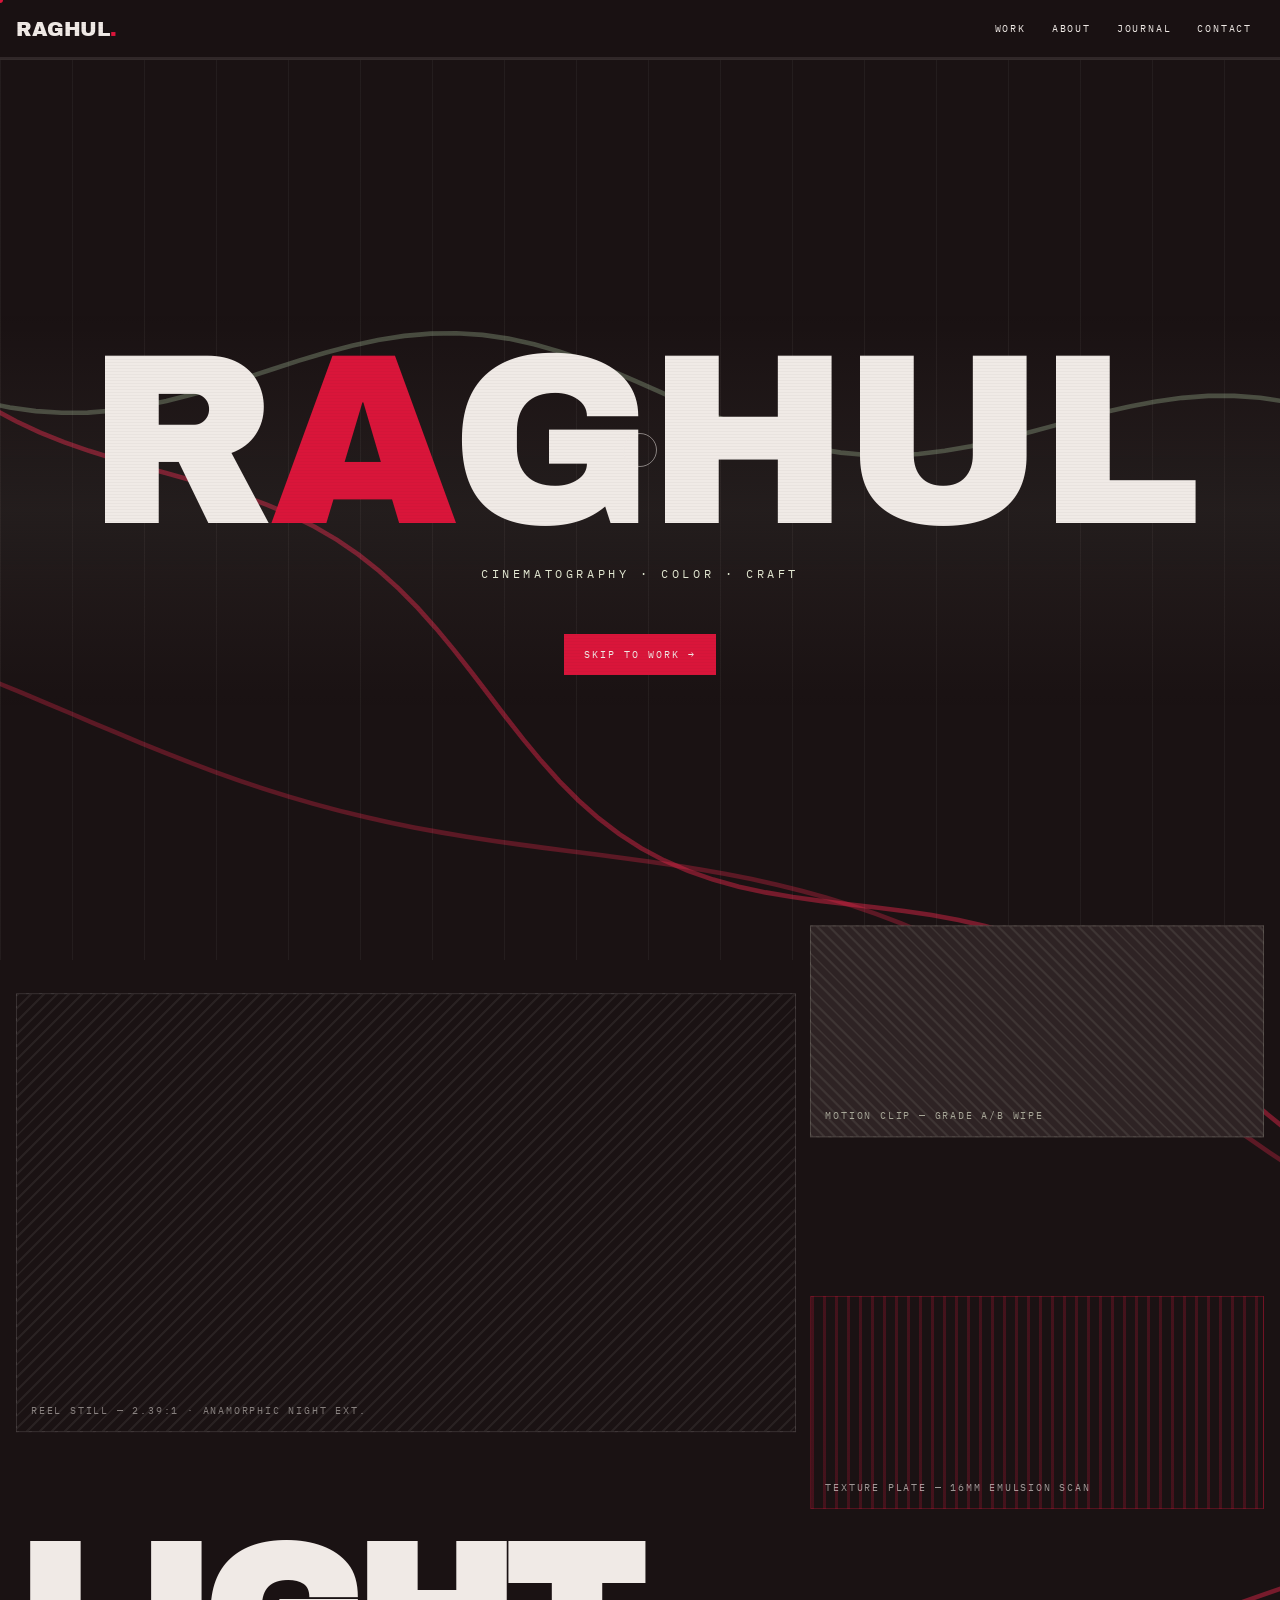
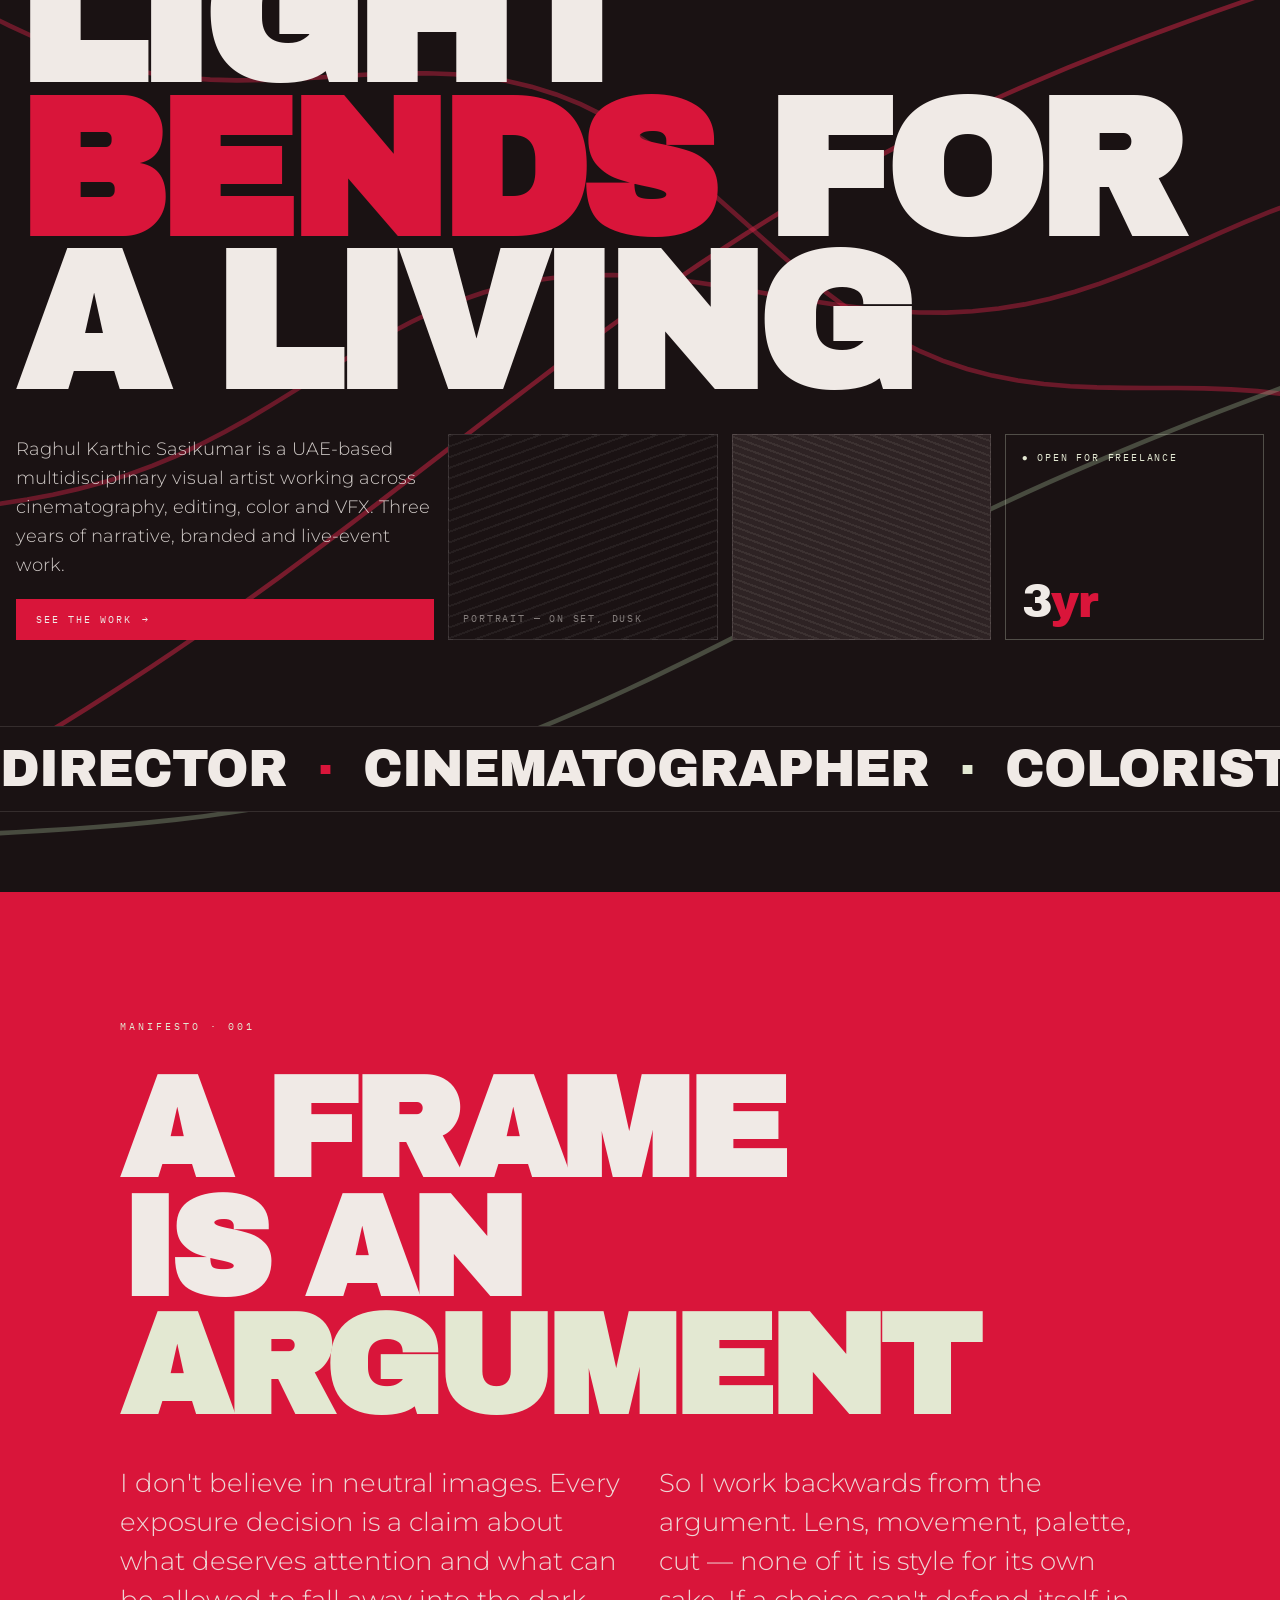
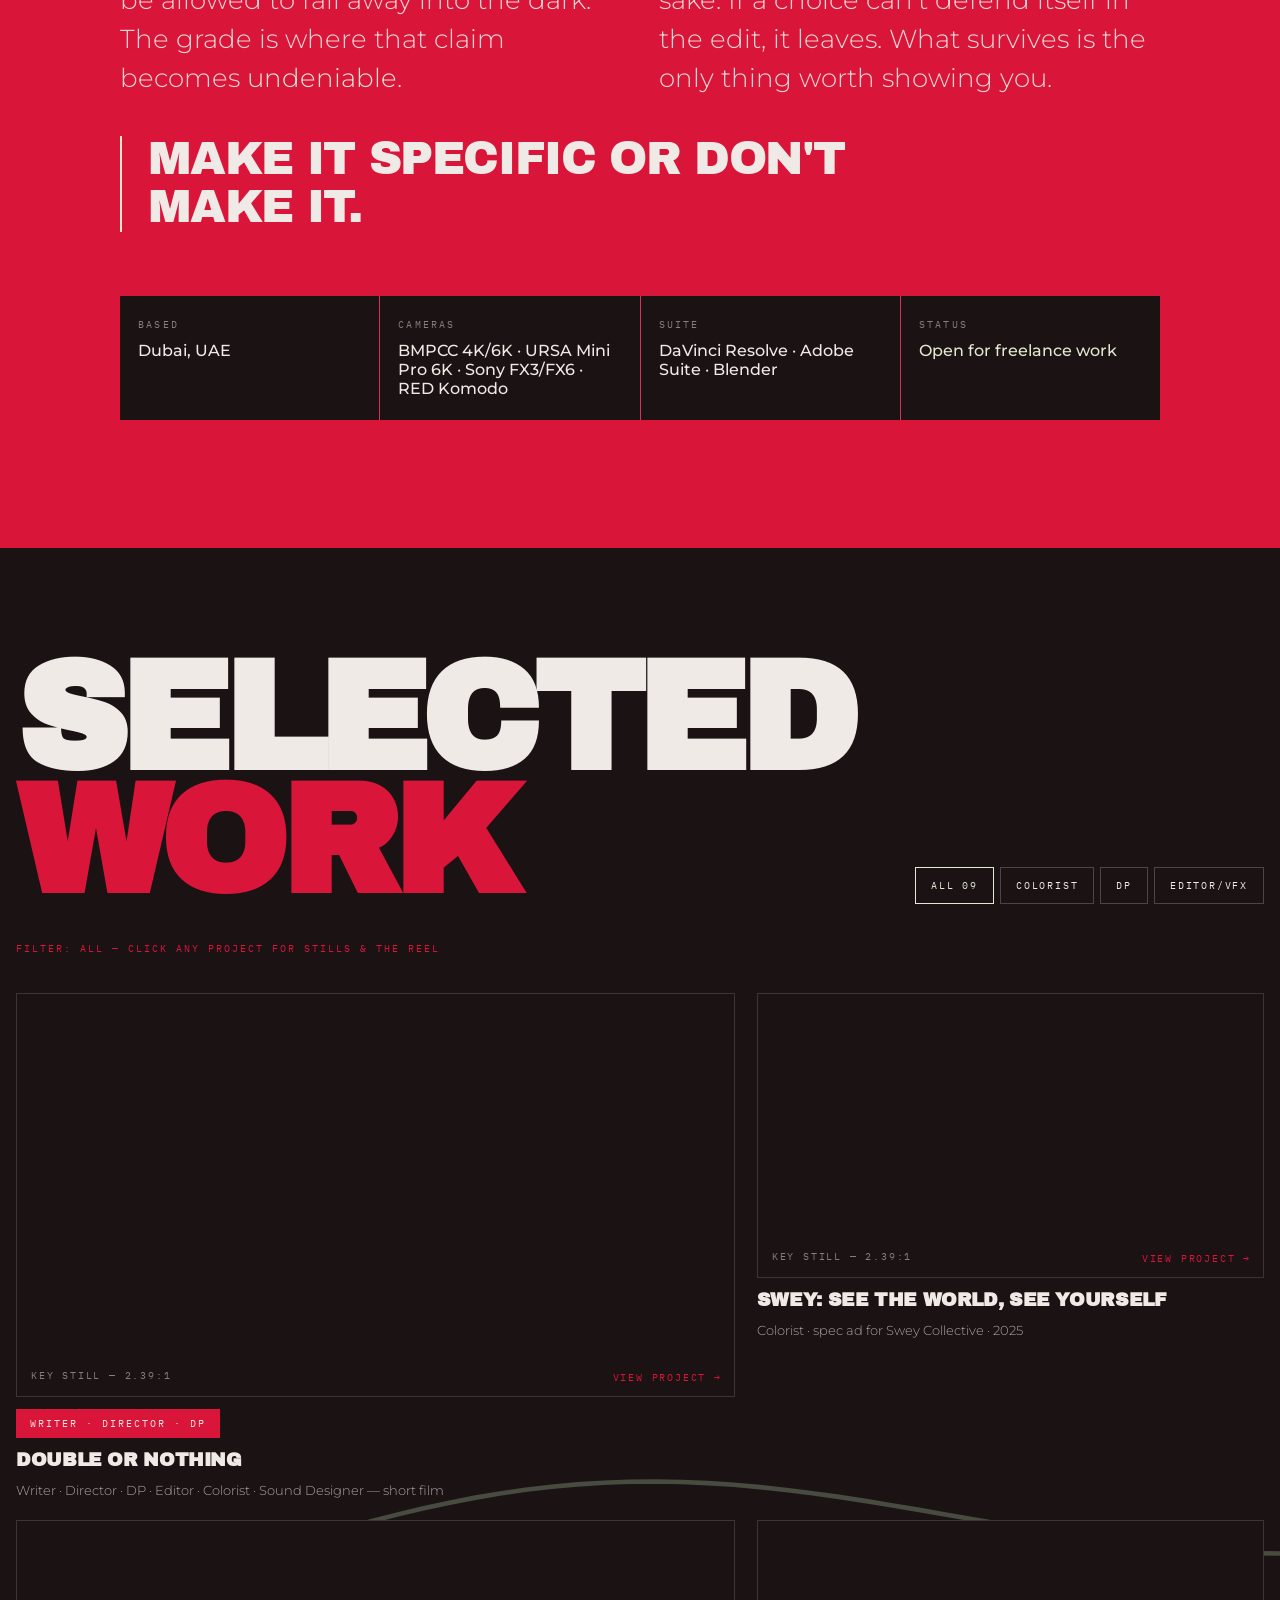
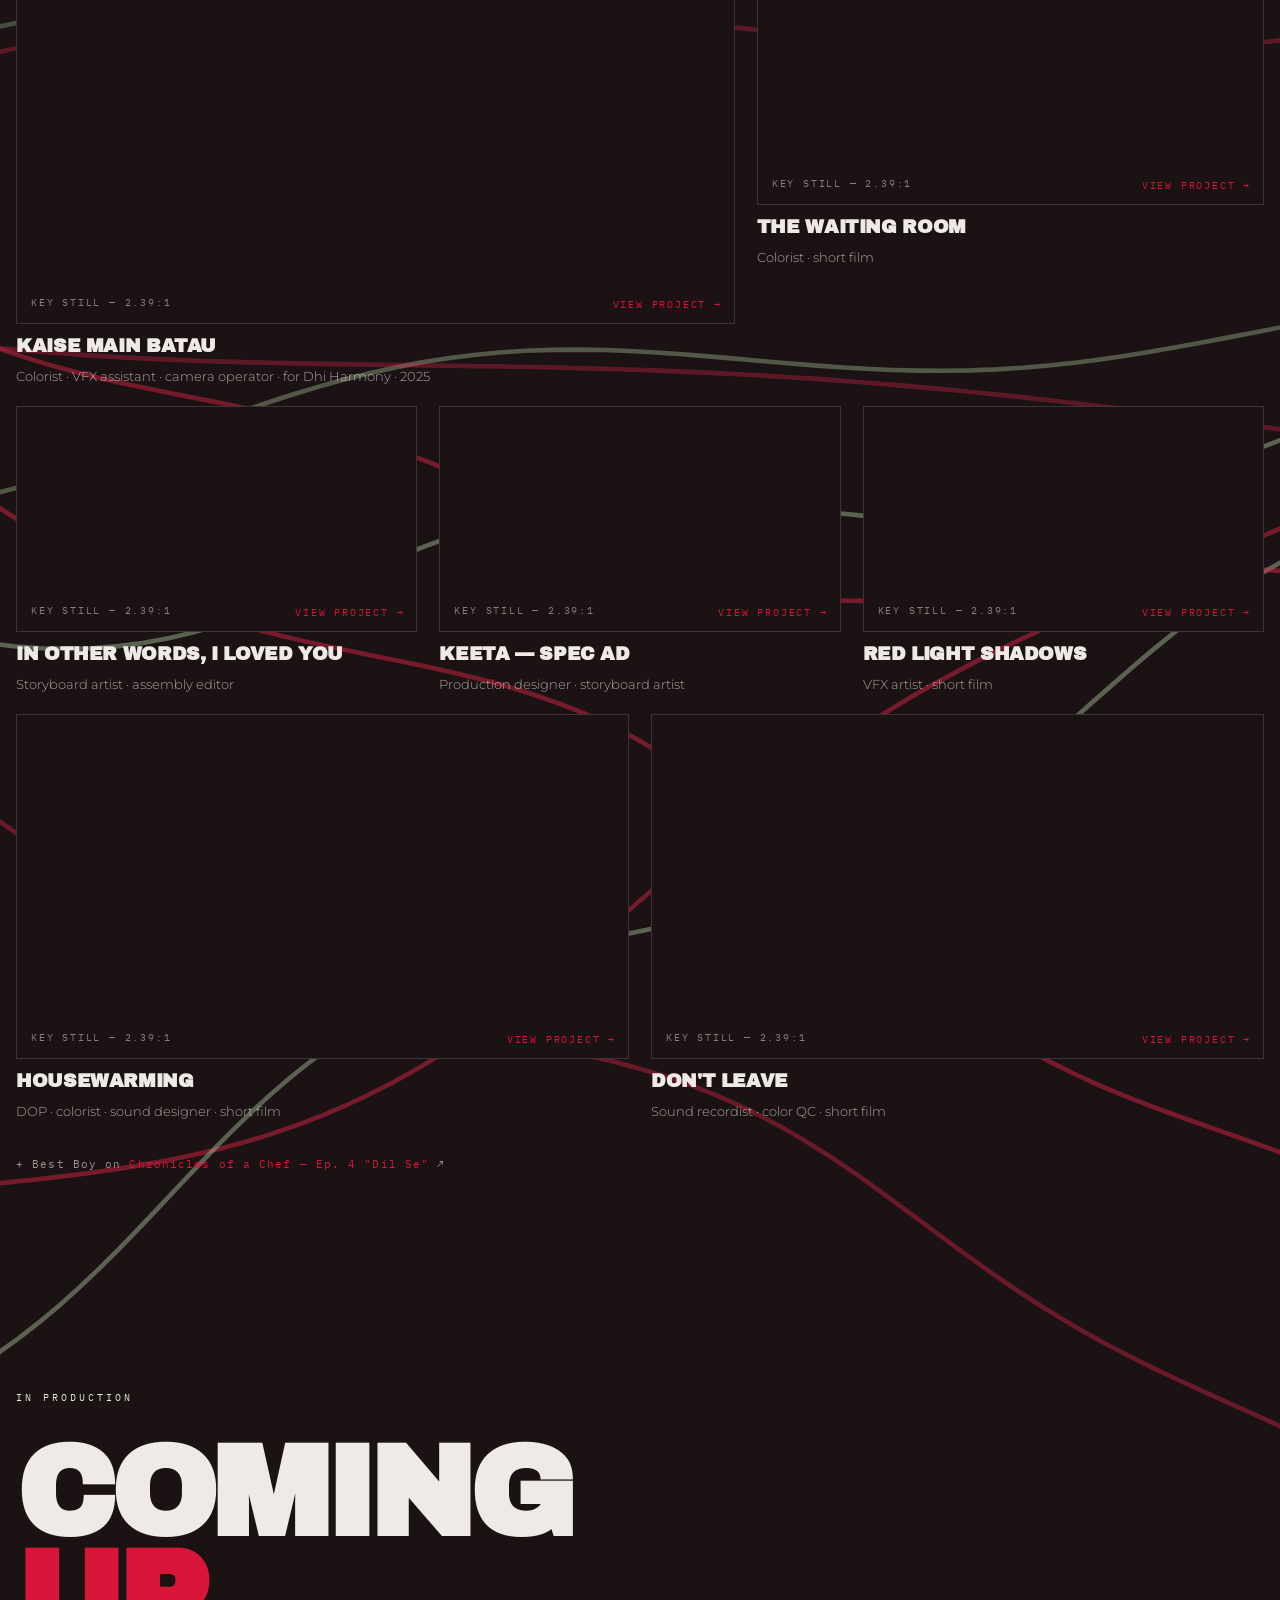
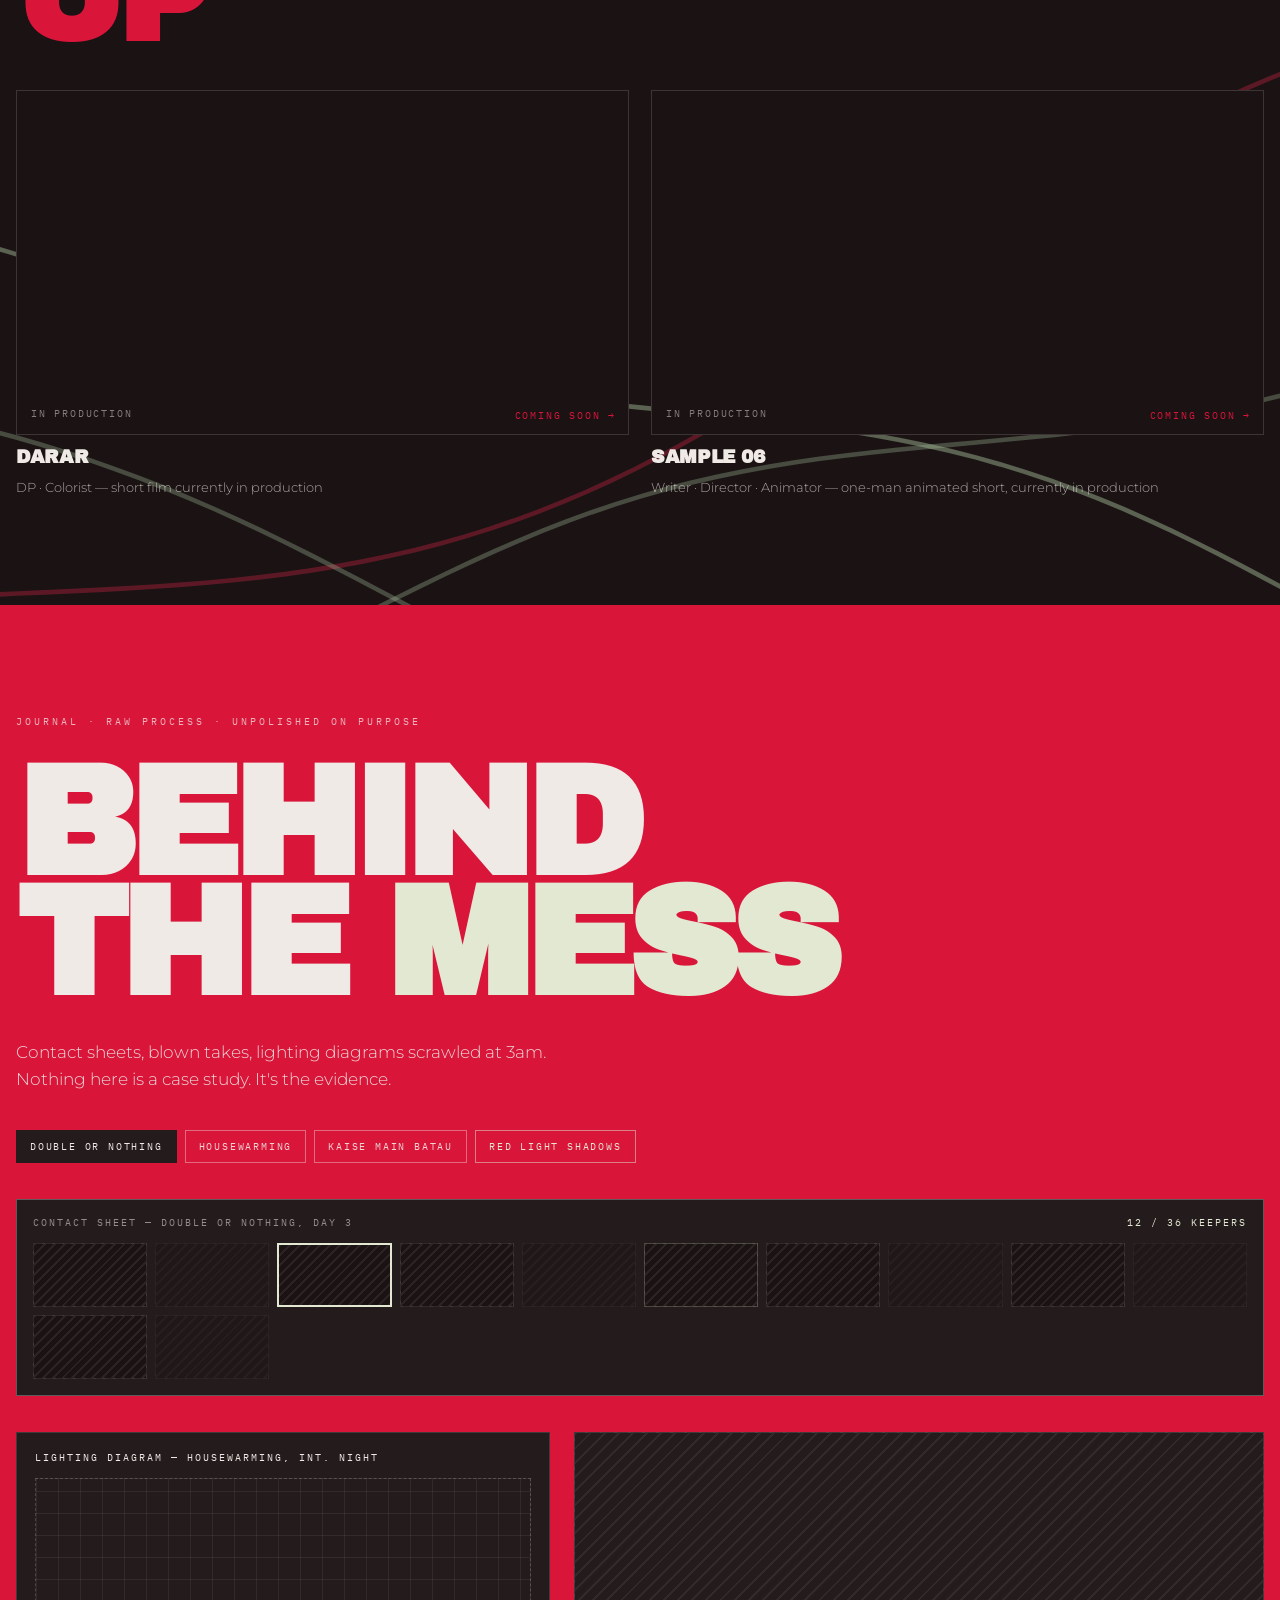
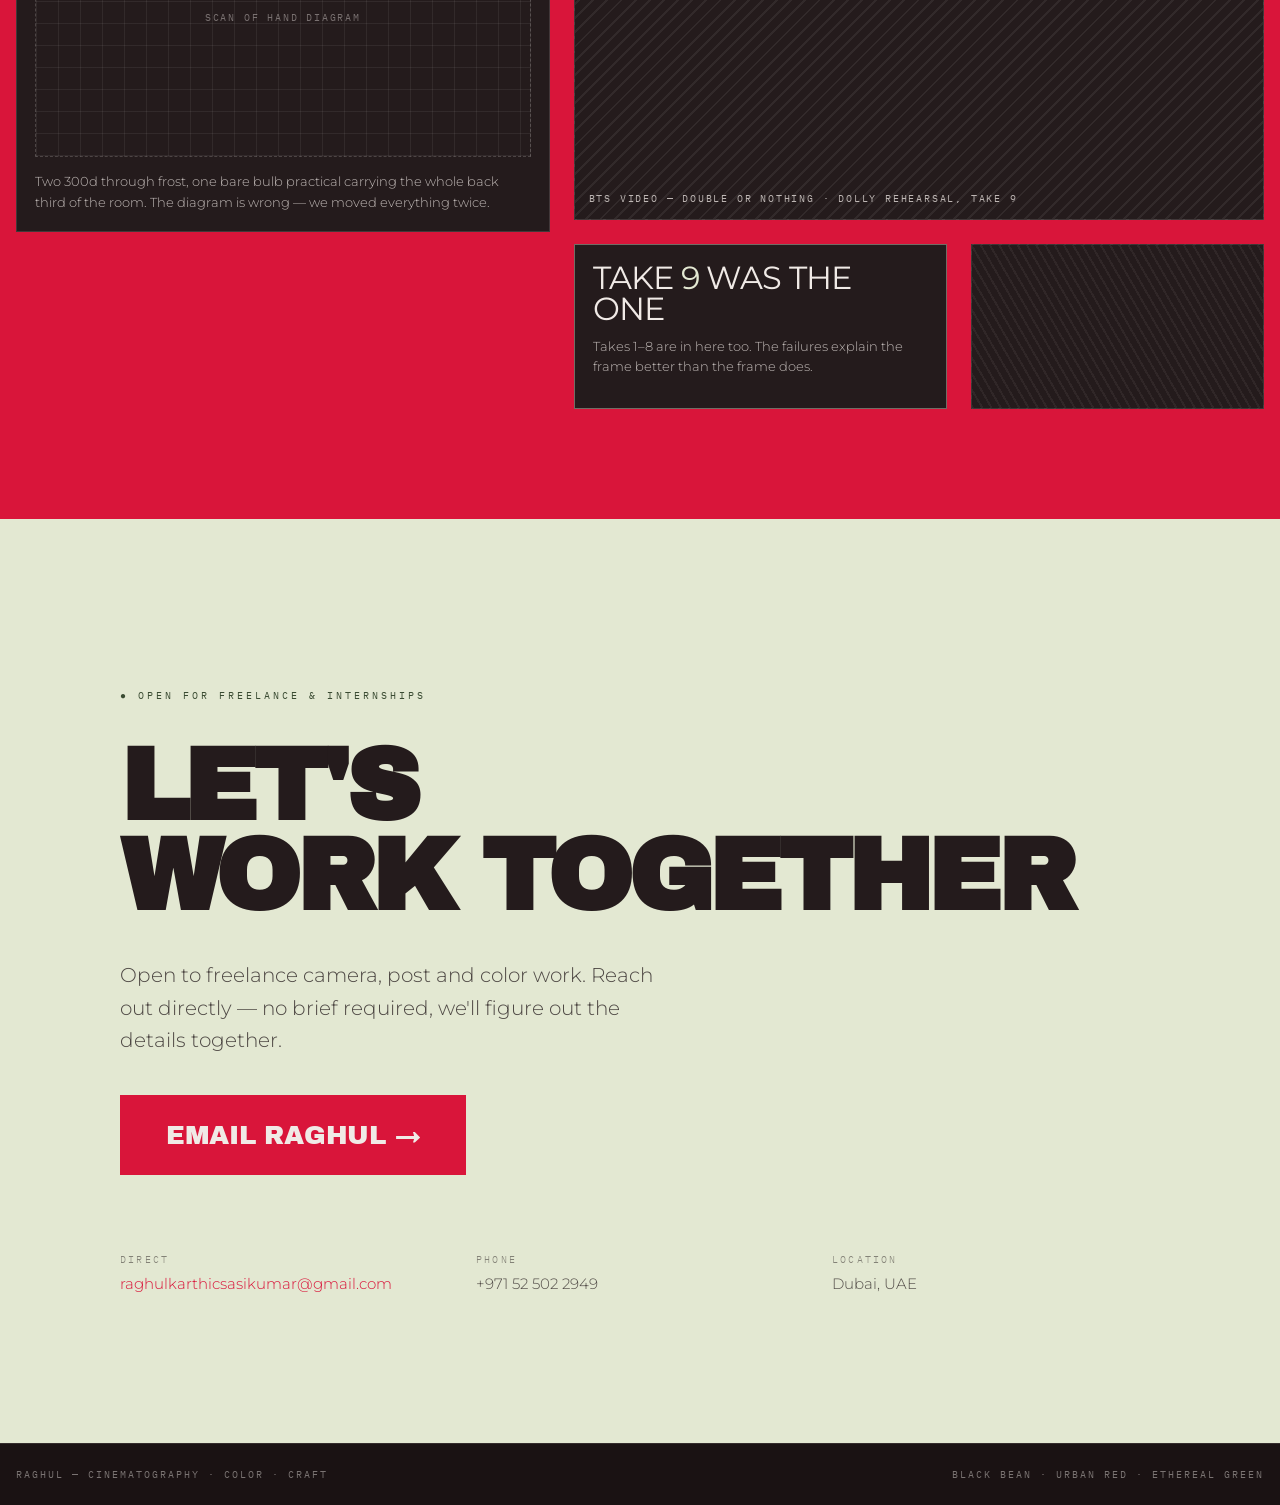
<file: index.html>
<!DOCTYPE html>
<html lang="en">
<head>
<meta charset="utf-8">
<meta name="viewport" content="width=device-width, initial-scale=1">
<title>Raghul Karthic Sasikumar — Cinematography · Color · Craft</title>
<meta name="description" content="Raghul Karthic Sasikumar — UAE-based cinematographer, colorist, editor and VFX artist.">
<link rel="preconnect" href="https://fonts.googleapis.com" />
<link rel="preconnect" href="https://fonts.gstatic.com" crossorigin />
<link href="https://fonts.googleapis.com/css2?family=Archivo+Black&family=Montserrat:wght@300;400;500;600&family=IBM+Plex+Mono:wght@400;500&display=swap" rel="stylesheet" />
<link rel="stylesheet" href="style.css">
</head>
<body>

<div class="cursor-dot" id="cursorDot"></div>
<div class="cursor-ring" id="cursorRing"></div>

<div class="bg-fixed"></div>
<canvas id="bg-waves"></canvas>
<div class="grain"></div>

<header class="site-header" id="siteHeader">
  <div class="header-inner">
    <div class="logo" data-cursor="magnetic" id="logoBtn">RAGHUL<span class="accent">.</span></div>
    <nav class="nav">
      <div class="nav-link" data-target="act-hero" data-cursor="magnetic">Work<span class="nav-underline"></span></div>
      <div class="nav-link" data-target="act-manifesto" data-cursor="magnetic">About<span class="nav-underline"></span></div>
      <div class="nav-link" data-target="act-journal" data-cursor="magnetic">Journal<span class="nav-underline"></span></div>
      <div class="nav-link" data-target="act-contact" data-cursor="magnetic">Contact<span class="nav-underline"></span></div>
    </nav>
  </div>
  <div class="progress-track"><div class="progress-fill" id="progressFill"></div></div>
</header>

<main id="mainView">

  <section id="act-intro" class="intro">
    <div class="intro-grid"></div>
    <div class="intro-scanline"></div>
    <div class="intro-word" id="introWord">
      <span data-i="0">R</span><span data-i="1" class="accent">A</span><span data-i="2">G</span><span data-i="3">H</span><span data-i="4">U</span><span data-i="5">L</span>
    </div>
    <div class="intro-sub" id="introSub">Cinematography · Color · Craft</div>
    <div class="intro-cta">
      <button class="btn btn-solid" data-target="act-hero" data-cursor="magnetic">Skip to work →</button>
    </div>
  </section>

  <section id="act-hero" class="hero">
    <div class="wrap">
      <div class="hero-collage">
        <div class="plate plate-a reveal-scale" id="heroPlateA" data-parallax="0.06"><span>reel still — 2.39:1 · anamorphic night ext.</span></div>
        <div class="collage-col">
          <div class="plate plate-b reveal-scale" id="heroPlateB" data-parallax="0.1"><span>motion clip — grade a/b wipe</span></div>
          <div class="plate plate-c reveal-scale" id="heroPlateC"><span>texture plate — 16mm emulsion scan</span></div>
        </div>
      </div>

      <h1 class="hero-title reveal-up"><span class="split">Light <span class="accent">bends</span> for a living</span></h1>

      <div class="hero-row">
        <div class="hero-copy reveal-up">
          <p>Raghul Karthic Sasikumar is a UAE-based multidisciplinary visual artist working across cinematography, editing, color and VFX. Three years of narrative, branded and live-event work.</p>
          <div class="btn btn-solid" data-target="act-work" data-cursor="magnetic">See the work <span>→</span></div>
        </div>
        <div class="plate plate-d reveal-scale" id="heroPlateD"><span>portrait — on set, dusk</span></div>
        <div class="plate plate-e reveal-scale" id="heroPlateE"></div>
        <div class="stat-card reveal-scale">
          <span class="pulse-dot">● open for freelance</span>
          <span class="stat-num">3<span class="accent">yr</span></span>
        </div>
      </div>
    </div>

    <div class="marquee">
      <div class="marquee-track">
        <span>Director</span><span class="accent">·</span><span>Cinematographer</span><span class="mint">·</span><span>Colorist</span><span class="accent">·</span><span>Editor</span><span class="mint">·</span><span>Sound Designer</span><span class="accent">·</span><span>VFX Artist</span><span class="mint">·</span><span>Storyboard Artist</span><span class="accent">·</span>
        <span>Director</span><span class="accent">·</span><span>Cinematographer</span><span class="mint">·</span><span>Colorist</span><span class="accent">·</span><span>Editor</span><span class="mint">·</span><span>Sound Designer</span><span class="accent">·</span><span>VFX Artist</span><span class="mint">·</span><span>Storyboard Artist</span><span class="accent">·</span>
      </div>
    </div>
  </section>

  <section id="act-manifesto" class="manifesto">
    <div class="wrap wrap-narrow">
      <span class="eyebrow">Manifesto · 001</span>
      <h2 class="reveal-up">A frame is an <span class="mint">argument</span></h2>
      <div class="manifesto-grid">
        <p>I don't believe in neutral images. Every exposure decision is a claim about what deserves attention and what can be allowed to fall away into the dark. The grade is where that claim becomes <span class="mint">undeniable</span>.</p>
        <p>So I work backwards from the argument. Lens, movement, palette, cut — none of it is style for its own sake. If a choice can't defend itself in the edit, it leaves. What survives is the only thing worth showing you.</p>
      </div>
      <div class="pull-quote"><p>Make it specific or don't make it.</p></div>
      <div class="fact-grid">
        <div class="fact"><div class="fact-label">Based</div><div class="fact-val">Dubai, UAE</div></div>
        <div class="fact"><div class="fact-label">Cameras</div><div class="fact-val">BMPCC 4K/6K · URSA Mini Pro 6K · Sony FX3/FX6 · RED Komodo</div></div>
        <div class="fact"><div class="fact-label">Suite</div><div class="fact-val">DaVinci Resolve · Adobe Suite · Blender</div></div>
        <div class="fact"><div class="fact-label mint">Status</div><div class="fact-val mint">Open for freelance work</div></div>
      </div>
    </div>
  </section>

  <section id="act-work" class="work">
    <div class="wrap">
      <div class="work-head">
        <h2 class="reveal-up">Selected<br /><span class="accent">work</span></h2>
        <div class="filters">
          <div class="filter-btn active" data-filter="all" data-cursor="magnetic">All 09</div>
          <div class="filter-btn" data-filter="colorist" data-cursor="magnetic">Colorist</div>
          <div class="filter-btn" data-filter="dp" data-cursor="magnetic">DP</div>
          <div class="filter-btn" data-filter="editor" data-cursor="magnetic">Editor/VFX</div>
        </div>
      </div>
      <div class="filter-label">Filter: <span id="filterLabel">All</span> — click any project for stills &amp; the reel</div>

      <div class="gallery" id="gallery"></div>

      <div class="credit-line" id="chefCredit" data-cursor="magnetic">+ Best Boy on <span class="accent">Chronicles of a Chef — Ep. 4 "Dil Se"</span> ↗</div>
    </div>
  </section>

  <section id="act-upcoming" class="upcoming">
    <div class="wrap">
      <span class="eyebrow">In production</span>
      <h2 class="reveal-up">Coming<br /><span class="accent">up</span></h2>
      <div class="gallery upcoming-grid" id="upcomingGrid"></div>
    </div>
  </section>

  <section id="act-journal" class="journal">
    <div class="wrap">
      <span class="eyebrow">Journal · raw process · unpolished on purpose</span>
      <h2 class="reveal-up">Behind<br />the <span class="mint">mess</span></h2>
      <p class="journal-intro">Contact sheets, blown takes, lighting diagrams scrawled at 3am. Nothing here is a case study. It's the evidence.</p>

      <div class="tag-row">
        <span class="tag tag-solid">Double Or Nothing</span>
        <span class="tag">Housewarming</span>
        <span class="tag">Kaise Main Batau</span>
        <span class="tag tag-mint">Red Light Shadows</span>
      </div>

      <div class="contact-sheet">
        <div class="contact-sheet-head"><span>Contact sheet — Double Or Nothing, day 3</span><span class="mint">12 / 36 keepers</span></div>
        <div class="contact-grid" id="contactGrid">
          <div class="frame"></div><div class="frame dim"></div><div class="frame keep"></div><div class="frame"></div>
          <div class="frame dim"></div><div class="frame tint"></div><div class="frame"></div><div class="frame dim"></div>
          <div class="frame"></div><div class="frame dim"></div><div class="frame"></div><div class="frame dim"></div>
        </div>
      </div>

      <div class="journal-row">
        <div class="journal-card">
          <div class="journal-card-label">Lighting diagram — Housewarming, int. night</div>
          <div class="diagram" id="journalDiagram"><span>scan of hand diagram</span></div>
          <p>Two 300d through frost, one bare bulb practical carrying the whole back third of the room. The diagram is wrong — we moved everything twice.</p>
        </div>
        <div class="journal-col">
          <div class="bts-plate" id="journalBtsPlate"><span>bts video — Double Or Nothing · dolly rehearsal, take 9</span></div>
          <div class="journal-row-inner">
            <div class="take-card">
              <div class="take-title">Take <span class="mint">9</span> was the one</div>
              <p>Takes 1–8 are in here too. The failures explain the frame better than the frame does.</p>
            </div>
            <div class="frame-block"></div>
          </div>
        </div>
      </div>
    </div>
  </section>

  <section id="act-contact" class="contact">
    <div class="wrap wrap-narrow">
      <span class="eyebrow eyebrow-dark">● Open for freelance &amp; internships</span>
      <h2 class="reveal-up dark">Let's<br />work together</h2>
      <p class="contact-copy">Open to freelance camera, post and color work. Reach out directly — no brief required, we'll figure out the details together.</p>
      <a href="mailto:raghulkarthicsasikumar@gmail.com?subject=Let's%20work%20together" class="btn btn-cta" data-cursor="magnetic">Email Raghul →</a>
      <div class="contact-grid-meta">
        <div><div class="meta-label">Direct</div><a href="mailto:raghulkarthicsasikumar@gmail.com">raghulkarthicsasikumar@gmail.com</a></div>
        <div><div class="meta-label">Phone</div><div>+971 52 502 2949</div></div>
        <div><div class="meta-label">Location</div><div>Dubai, UAE</div></div>
      </div>
    </div>
  </section>

</main>

<section id="detailView" class="detail" hidden>
  <div class="wrap wrap-narrow">
    <div class="back-link" id="backBtn" data-cursor="magnetic">← Back to work</div>
    <div>
      <span class="eyebrow" id="detailKind">Project</span>
      <h2 class="reveal-up" id="detailTitle">Title</h2>
      <p class="detail-desc" id="detailDesc">Description</p>
    </div>
    <div class="detail-media" id="detailMedia"></div>
    <div class="detail-reel" id="detailReel"></div>
  </div>
</section>

<footer class="site-footer">
  <div class="wrap footer-inner">
    <span>Raghul — cinematography · color · craft</span>
    <span>Black Bean · Urban Red · Ethereal Green</span>
  </div>
</footer>

<div class="video-modal" id="videoModal" hidden>
  <div class="video-modal-inner">
    <div class="video-modal-head">
      <h3 id="videoModalTitle">Chronicles of a Chef — Ep. 4 "Dil Se"</h3>
      <div class="close-btn" id="closeVideoBtn" data-cursor="magnetic">Close ✕</div>
    </div>
    <div class="video-plate" id="videoModalStage"><div class="play-btn"><div class="play-tri"></div></div></div>
    <p class="modal-sub">Best boy · episodic</p>
  </div>
</div>

<script src="media.js"></script>
<script src="script.js"></script>
</body>
</html>
</file>
<file: style.css>
:root {
  --bg: #1A1213;
  --bg-alt: #241B1C;
  --plate: #2E2324;
  --ink: #F0EAE6;
  --red: #D9153A;
  --mint: #E3E8D2;
}

* { box-sizing: border-box; min-width: 0; }
html, body {
  margin: 0; padding: 0;
  background: var(--bg);
  color: var(--ink);
  font-family: 'Montserrat', system-ui, sans-serif;
  scroll-behavior: smooth;
  overflow-x: clip;
}
h1, h2, h3 { font-family: 'Archivo Black', sans-serif; margin: 0; }
p { margin: 0; }
a { color: var(--red); text-decoration: none; }
a:hover { color: var(--mint); }
::selection { background: var(--red); color: var(--ink); }
.accent { color: var(--red); }
.mint { color: var(--mint); }

/* cursor is hidden on touch devices via JS toggling .has-cursor on <html> */
html.has-cursor, html.has-cursor * { cursor: none !important; }
.cursor-dot, .cursor-ring { position: fixed; top: 0; left: 0; pointer-events: none; z-index: 999; border-radius: 50%; transform: translate(-50%, -50%); will-change: transform; }
.cursor-dot { width: 6px; height: 6px; background: var(--red); }
.cursor-ring { width: 34px; height: 34px; border: 1px solid rgba(240,234,230,.5); transition: width .25s ease, height .25s ease, border-color .25s ease, background .25s ease; }
.cursor-ring.hover { width: 56px; height: 56px; border-color: var(--red); background: rgba(217,21,58,.12); }

.bg-fixed { position: fixed; inset: 0; z-index: -2; background: var(--bg); }
#bg-waves { position: absolute; top: 0; left: 0; width: 100%; z-index: 0; pointer-events: none; opacity: 1; mix-blend-mode: screen; }
.grain { position: fixed; inset: 0; z-index: 400; pointer-events: none; background-image: repeating-linear-gradient(0deg, rgba(0,0,0,.07) 0 1px, transparent 1px 3px); mix-blend-mode: multiply; opacity: .35; }

@keyframes creep { from { transform: translateX(0); } to { transform: translateX(-50%); } }
@keyframes breathe { 0%,100% { opacity: .4; } 50% { opacity: 1; } }
@keyframes scanline { from { transform: translateY(-120%); } to { transform: translateY(120%); } }
@keyframes floaty { 0%,100% { transform: translateY(0) rotate(-0.4deg); } 50% { transform: translateY(-10px) rotate(0.4deg); } }

.wrap { max-width: 1440px; margin: 0 auto; position: relative; }
.wrap-narrow { max-width: 1040px; }

/* header */
.site-header { position: sticky; top: 0; z-index: 300; background: rgba(26,18,19,.9); backdrop-filter: blur(14px); border-bottom: 1px solid rgba(240,234,230,.12); }
.header-inner { max-width: 1440px; margin: 0 auto; padding: 12px 16px; display: flex; align-items: center; gap: 12px; flex-wrap: wrap; }
.logo { font-family: 'Archivo Black', sans-serif; font-size: clamp(16px, 2.4vw, 20px); letter-spacing: -.02em; cursor: pointer; white-space: nowrap; }
.nav { display: flex; gap: 2px; flex-wrap: wrap; margin-left: auto; align-items: center; }
.nav-link { position: relative; padding: 10px 12px; cursor: pointer; font-family: 'IBM Plex Mono', monospace; font-size: 10px; letter-spacing: .18em; text-transform: uppercase; color: var(--ink); transition: color .2s ease; }
.nav-link:hover { color: var(--mint); }
.nav-underline { position: absolute; left: 12px; right: 12px; bottom: 4px; height: 2px; background: var(--red); transform: scaleX(0); transition: transform .25s ease; }
.nav-link.active .nav-underline { transform: scaleX(1); }
.progress-track { height: 2px; background: rgba(240,234,230,.1); }
.progress-fill { height: 2px; background: var(--red); width: 0%; }

/* intro */
.intro { position: relative; min-height: 100vh; overflow: hidden; display: flex; flex-direction: column; align-items: center; justify-content: center; gap: clamp(14px, 3vh, 30px); padding: 16px; }
.intro-grid { position: absolute; inset: 0; background-image: repeating-linear-gradient(90deg, rgba(240,234,230,.05) 0 1px, transparent 1px 72px); pointer-events: none; }
.intro-scanline { position: absolute; left: 0; right: 0; height: 45%; background: linear-gradient(180deg, transparent, rgba(227,232,210,.05), transparent); animation: scanline 5s linear infinite; pointer-events: none; }
.intro-word { display: flex; justify-content: center; align-items: center; line-height: .8; font-family: 'Archivo Black', sans-serif; font-size: clamp(56px, 19vw, 260px); letter-spacing: -.03em; }
.intro-word span { display: inline-block; opacity: 0; transform: translateY(0.4em); animation: introLetterIn .7s cubic-bezier(.16,1,.3,1) forwards; animation-delay: calc(var(--i) * 0.06s); }
.intro-word span:nth-child(1) { --i: 0; }
.intro-word span:nth-child(2) { --i: 1; }
.intro-word span:nth-child(3) { --i: 2; }
.intro-word span:nth-child(4) { --i: 3; }
.intro-word span:nth-child(5) { --i: 4; }
.intro-word span:nth-child(6) { --i: 5; }
@keyframes introLetterIn { to { opacity: 1; transform: translateY(0); } }
.intro-sub { font-family: 'IBM Plex Mono', monospace; font-size: clamp(9px, 1.5vw, 12px); letter-spacing: .3em; text-transform: uppercase; color: var(--mint); text-align: center; opacity: 0; animation: introFadeIn .8s ease forwards; animation-delay: .55s; }
.intro-cta { display: flex; gap: 10px; flex-wrap: wrap; justify-content: center; margin-top: clamp(10px, 3vh, 26px); opacity: 0; animation: introFadeIn .8s ease forwards; animation-delay: .75s; }
@keyframes introFadeIn { to { opacity: 1; } }

.btn { font-family: 'IBM Plex Mono', monospace; font-size: 10px; letter-spacing: .2em; text-transform: uppercase; border: none; padding: 14px 20px; cursor: pointer; display: inline-flex; align-items: center; gap: 10px; transition: background .2s ease, color .2s ease; }
.btn-solid { background: var(--red); color: var(--ink); }
.btn-solid:hover { background: var(--mint); color: #241B1C; }
.btn-cta { background: var(--red); color: var(--ink); align-self: flex-start; padding: clamp(18px, 2.4vw, 26px) clamp(24px, 4vw, 46px); font-family: 'Archivo Black', sans-serif; font-size: clamp(16px, 2.2vw, 26px); letter-spacing: -.01em; text-transform: uppercase; }
.btn-cta:hover { background: var(--mint); color: #241B1C; }

/* reveal-on-scroll */
.reveal-up, .reveal-scale { opacity: 0; transform: translateY(28px); transition: opacity .7s cubic-bezier(.16,1,.3,1), transform .7s cubic-bezier(.16,1,.3,1); }
.reveal-scale { transform: translateY(18px) scale(.98); }
.reveal-up.in-view, .reveal-scale.in-view { opacity: 1; transform: translateY(0) scale(1); }

/* hero */
.hero { position: relative; padding: clamp(56px, 9vw, 110px) 16px clamp(40px, 7vw, 80px); }
.hero-collage { display: flex; flex-wrap: wrap; gap: 14px; margin-bottom: clamp(18px, 2.6vw, 32px); }
.plate { background: var(--bg); border: 1px solid rgba(240,234,230,.14); display: flex; align-items: flex-end; padding: 14px; }
.plate span { font-family: 'IBM Plex Mono', monospace; font-size: 10px; letter-spacing: .18em; text-transform: uppercase; color: rgba(240,234,230,.5); }
.plate-a { flex: 3 1 min(100%, 520px); aspect-ratio: 16/9; background-image: repeating-linear-gradient(135deg, rgba(240,234,230,.07) 0 2px, transparent 2px 9px); }
.collage-col { flex: 2 1 min(100%, 280px); display: flex; flex-direction: column; gap: 14px; }
.plate-b { flex: 1 1 140px; aspect-ratio: 16/9; background: var(--plate); background-image: repeating-linear-gradient(45deg, rgba(227,232,210,.09) 0 2px, transparent 2px 8px); border-color: rgba(227,232,210,.18); }
.plate-b span { color: rgba(227,232,210,.66); }
.plate-c { flex: 1 1 140px; aspect-ratio: 16/9; background-image: repeating-linear-gradient(90deg, rgba(217,21,58,.22) 0 3px, transparent 3px 12px); border-color: rgba(217,21,58,.3); }
.plate-c span { color: rgba(240,234,230,.62); }
.hero-title { font-size: clamp(50px, 15vw, 220px); line-height: .8; letter-spacing: -.045em; text-transform: uppercase; text-wrap: balance; margin-bottom: clamp(18px, 2.6vw, 32px); }
.hero-row { display: flex; flex-wrap: wrap; gap: 14px; align-items: stretch; }
.hero-copy { flex: 2 1 min(100%, 300px); display: flex; flex-direction: column; gap: 20px; justify-content: flex-end; }
.hero-copy p { font-size: clamp(15px, 1.4vw, 18px); line-height: 1.62; font-weight: 300; color: rgba(240,234,230,.85); }
.plate-d { flex: 1 1 min(100%, 210px); aspect-ratio: 16/9; background-image: repeating-linear-gradient(160deg, rgba(240,234,230,.06) 0 2px, transparent 2px 10px); }
.plate-e { flex: 1 1 min(100%, 200px); aspect-ratio: 16/9; background: var(--plate); background-image: repeating-linear-gradient(20deg, rgba(240,234,230,.07) 0 2px, transparent 2px 7px); }
.stat-card { flex: 1 1 min(100%, 200px); aspect-ratio: 16/9; border: 1px solid rgba(227,232,210,.28); padding: 16px; display: flex; flex-direction: column; justify-content: space-between; gap: 14px; }
.pulse-dot { font-family: 'IBM Plex Mono', monospace; font-size: 10px; letter-spacing: .18em; text-transform: uppercase; color: var(--mint); animation: breathe 3.4s ease-in-out infinite; }
.stat-num { font-family: 'Archivo Black', sans-serif; font-size: clamp(30px, 4vw, 46px); line-height: .9; letter-spacing: -.03em; }

.marquee { margin: clamp(48px, 7vw, 86px) -16px 0; border-top: 1px solid rgba(240,234,230,.12); border-bottom: 1px solid rgba(240,234,230,.12); overflow: hidden; padding: 14px 0; background: var(--bg); }
.marquee-track { display: flex; width: max-content; animation: creep 30s linear infinite; font-family: 'Archivo Black', sans-serif; font-size: clamp(22px, 4vw, 52px); letter-spacing: -.02em; text-transform: uppercase; white-space: nowrap; gap: 30px; }

/* manifesto */
.manifesto { position: relative; padding: clamp(64px, 10vw, 130px) 16px; background: var(--red); }
.manifesto .wrap { display: flex; flex-direction: column; gap: clamp(22px, 3vw, 40px); }
.eyebrow { font-family: 'IBM Plex Mono', monospace; font-size: 10px; letter-spacing: .3em; text-transform: uppercase; color: var(--mint); display: block; }
.manifesto h2 { font-size: clamp(44px, 11vw, 156px); line-height: .84; letter-spacing: -.045em; text-transform: uppercase; text-wrap: balance; }
.manifesto-grid { display: grid; grid-template-columns: repeat(auto-fit, minmax(min(100%, 280px), 1fr)); gap: clamp(24px, 3vw, 44px); }
.manifesto-grid p { font-size: clamp(17px, 2vw, 26px); line-height: 1.52; font-weight: 300; color: rgba(240,234,230,.9); }
.pull-quote { border-left: 2px solid var(--mint); padding-left: clamp(16px, 2vw, 26px); max-width: 760px; animation: floaty 7s ease-in-out infinite; }
.pull-quote p { font-family: 'Archivo Black', sans-serif; font-size: clamp(22px, 3.6vw, 48px); line-height: 1.04; letter-spacing: -.03em; text-transform: uppercase; }
.fact-grid { display: grid; grid-template-columns: repeat(auto-fit, minmax(min(100%, 180px), 1fr)); gap: 1px; background: rgba(240,234,230,.14); margin-top: clamp(10px, 2vw, 26px); }
.fact { background: var(--bg); padding: 22px 18px; }
.fact-label { font-family: 'IBM Plex Mono', monospace; font-size: 10px; letter-spacing: .22em; text-transform: uppercase; color: rgba(240,234,230,.5); }
.fact-val { margin-top: 10px; font-size: 16px; font-weight: 500; }

/* work */
.work { position: relative; padding: clamp(60px, 9vw, 110px) 16px; }
.work .wrap { display: flex; flex-direction: column; gap: clamp(22px, 3vw, 38px); }
.work-head { display: flex; align-items: flex-end; justify-content: space-between; gap: 24px; flex-wrap: wrap; }
.work-head h2 { font-size: clamp(48px, 12vw, 180px); line-height: .8; letter-spacing: -.05em; text-transform: uppercase; }
.filters { display: flex; gap: 6px; flex-wrap: wrap; }
.filter-btn { font-family: 'IBM Plex Mono', monospace; font-size: 10px; letter-spacing: .18em; text-transform: uppercase; padding: 11px 15px; border: 1px solid rgba(240,234,230,.24); cursor: pointer; transition: border-color .2s ease, color .2s ease; }
.filter-btn:hover, .filter-btn.active { border-color: var(--mint); color: var(--mint); }
.filter-label { font-family: 'IBM Plex Mono', monospace; font-size: 10px; letter-spacing: .2em; text-transform: uppercase; color: var(--red); }
.gallery { display: grid; grid-template-columns: repeat(12, minmax(0, 1fr)); gap: clamp(14px, 1.8vw, 22px); align-items: start; }
.card { display: flex; flex-direction: column; gap: 12px; cursor: pointer; transition: transform .25s ease, opacity .5s ease; }
.card:hover { transform: translateY(-4px); }
.card-media { aspect-ratio: 16/9; background: var(--bg); border: 1px solid rgba(240,234,230,.16); position: relative; display: flex; align-items: flex-end; justify-content: space-between; padding: 14px; transition: border-color .25s ease; }
.card:hover .card-media { border-color: var(--red); }
.card-plate-label { font-family: 'IBM Plex Mono', monospace; font-size: 10px; letter-spacing: .18em; text-transform: uppercase; color: rgba(240,234,230,.5); }
.card-tag { position: absolute; bottom: 12px; right: 12px; font-family: 'IBM Plex Mono', monospace; font-size: 10px; letter-spacing: .18em; text-transform: uppercase; color: var(--red); }
.card-role { background: var(--red); padding: 8px 14px; font-family: 'IBM Plex Mono', monospace; font-size: 10px; letter-spacing: .2em; text-transform: uppercase; align-self: flex-start; }
.card h3 { text-transform: uppercase; letter-spacing: -.02em; }
.card p { font-size: 13px; font-weight: 300; color: rgba(240,234,230,.68); }
.credit-line { cursor: pointer; align-self: flex-start; font-family: 'IBM Plex Mono', monospace; font-size: 11px; letter-spacing: .1em; color: rgba(240,234,230,.6); }
.credit-line:hover { color: var(--mint); }

/* upcoming */
.upcoming { position: relative; padding: clamp(60px, 9vw, 110px) 16px; }
.upcoming .wrap { display: flex; flex-direction: column; gap: clamp(22px, 3vw, 38px); }
.upcoming h2 { font-size: clamp(42px, 10vw, 150px); line-height: .82; letter-spacing: -.05em; text-transform: uppercase; }
.upcoming-grid { display: grid; grid-template-columns: repeat(auto-fit, minmax(min(100%, 320px), 1fr)); }

/* journal */
.journal { position: relative; padding: clamp(60px, 9vw, 110px) 16px; background: var(--red); }
.journal .wrap { display: flex; flex-direction: column; gap: clamp(22px, 3vw, 36px); }
.journal .eyebrow { color: rgba(240,234,230,.75); }
.journal h2 { font-size: clamp(48px, 12vw, 180px); line-height: .78; letter-spacing: -.05em; text-transform: uppercase; }
.journal-intro { max-width: 560px; font-size: clamp(15px, 1.5vw, 17px); line-height: 1.6; font-weight: 300; color: rgba(240,234,230,.9); }
.tag-row { display: flex; gap: 8px; flex-wrap: wrap; }
.tag { font-family: 'IBM Plex Mono', monospace; font-size: 10px; letter-spacing: .18em; text-transform: uppercase; padding: 9px 13px; border: 1px solid rgba(240,234,230,.4); color: rgba(240,234,230,.9); }
.tag-solid { background: var(--bg-alt); color: var(--ink); border-color: transparent; }
.tag-mint { border-color: rgba(227,232,210,.5); color: var(--mint); }
.contact-sheet { border: 1px solid rgba(240,234,230,.3); padding: 16px; background: var(--bg-alt); display: flex; flex-direction: column; gap: 14px; }
.contact-sheet-head { display: flex; justify-content: space-between; gap: 12px; flex-wrap: wrap; font-family: 'IBM Plex Mono', monospace; font-size: 10px; letter-spacing: .2em; text-transform: uppercase; color: rgba(240,234,230,.55); }
.contact-grid { display: grid; grid-template-columns: repeat(auto-fill, minmax(min(45%, 108px), 1fr)); gap: 8px; }
.frame { aspect-ratio: 16/9; background: var(--bg); background-image: repeating-linear-gradient(135deg, rgba(240,234,230,.08) 0 2px, transparent 2px 7px); border: 1px solid rgba(240,234,230,.1); }
.frame.dim { opacity: .4; }
.frame.keep { border: 2px solid var(--mint); }
.frame.tint { border-color: rgba(227,232,210,.24); }
.journal-row { display: flex; flex-wrap: wrap; gap: clamp(16px, 2vw, 24px); align-items: flex-start; }
.journal-card { flex: 2 1 min(100%, 300px); border: 1px solid rgba(240,234,230,.14); padding: 18px; background: var(--bg-alt); display: flex; flex-direction: column; gap: 14px; }
.journal-card-label { font-family: 'IBM Plex Mono', monospace; font-size: 10px; letter-spacing: .2em; text-transform: uppercase; }
.diagram { aspect-ratio: 16/9; background-image: repeating-linear-gradient(0deg, rgba(240,234,230,.07) 0 1px, transparent 1px 22px), repeating-linear-gradient(90deg, rgba(240,234,230,.07) 0 1px, transparent 1px 22px); border: 1px dashed rgba(240,234,230,.2); display: flex; align-items: center; justify-content: center; padding: 10px; }
.diagram span { font-family: 'IBM Plex Mono', monospace; font-size: 10px; letter-spacing: .18em; text-transform: uppercase; color: rgba(240,234,230,.42); text-align: center; }
.journal-card p { font-size: 13px; line-height: 1.6; font-weight: 300; color: rgba(240,234,230,.76); }
.journal-col { flex: 3 1 min(100%, 340px); display: flex; flex-direction: column; gap: clamp(16px, 2vw, 24px); }
.bts-plate { aspect-ratio: 16/9; background: var(--bg-alt); background-image: repeating-linear-gradient(135deg, rgba(240,234,230,.07) 0 2px, transparent 2px 10px); border: 1px solid rgba(240,234,230,.14); display: flex; align-items: flex-end; padding: 14px; }
.bts-plate span { font-family: 'IBM Plex Mono', monospace; font-size: 10px; letter-spacing: .18em; text-transform: uppercase; color: rgba(240,234,230,.75); }
.journal-row-inner { display: flex; flex-wrap: wrap; gap: clamp(16px, 2vw, 24px); }
.take-card { flex: 1 1 min(100%, 240px); border: 1px solid rgba(227,232,210,.4); padding: 18px; background: var(--bg-alt); display: flex; flex-direction: column; gap: 12px; }
.take-title { font-size: clamp(20px, 2.6vw, 32px); line-height: .94; text-transform: uppercase; letter-spacing: -.025em; }
.take-card p { font-size: 13px; line-height: 1.6; font-weight: 300; color: rgba(240,234,230,.76); }
.frame-block { flex: 1 1 min(100%, 160px); aspect-ratio: 16/9; background: var(--bg-alt); background-image: repeating-linear-gradient(60deg, rgba(240,234,230,.06) 0 2px, transparent 2px 8px); border: 1px solid rgba(240,234,230,.12); }

/* contact */
.contact { position: relative; padding: clamp(90px, 14vw, 170px) 16px clamp(80px, 12vw, 150px); background: var(--mint); }
.contact .wrap { display: flex; flex-direction: column; gap: clamp(24px, 3vw, 40px); }
.eyebrow-dark { color: #3A4B32; }
h2.dark { font-size: clamp(38px, 8vw, 108px); line-height: .88; letter-spacing: -.045em; text-transform: uppercase; color: #241B1C; }
.contact-copy { max-width: 560px; font-size: clamp(16px, 1.8vw, 20px); line-height: 1.62; font-weight: 300; color: rgba(36,27,28,.78); }
.contact-grid-meta { display: grid; grid-template-columns: repeat(auto-fit, minmax(min(100%, 180px), 1fr)); gap: 28px; font-size: 15px; font-weight: 300; color: rgba(36,27,28,.75); margin-top: clamp(20px, 4vw, 40px); }
.meta-label { font-family: 'IBM Plex Mono', monospace; font-size: 10px; letter-spacing: .22em; text-transform: uppercase; color: rgba(36,27,28,.5); margin-bottom: 8px; }

/* detail */
.detail { position: relative; padding: clamp(90px, 10vw, 140px) 16px 100px; }
.detail .wrap { display: flex; flex-direction: column; gap: clamp(28px, 4vw, 48px); }
.back-link { cursor: pointer; display: inline-flex; align-items: center; gap: 8px; font-family: 'IBM Plex Mono', monospace; font-size: 11px; letter-spacing: .2em; text-transform: uppercase; color: var(--red); align-self: flex-start; }
.back-link:hover { color: var(--mint); }
#detailTitle { font-size: clamp(36px, 7vw, 96px); line-height: .86; letter-spacing: -.04em; text-transform: uppercase; margin: 14px 0 0; text-wrap: balance; }
.detail-desc { max-width: 620px; font-size: 16px; line-height: 1.6; font-weight: 300; color: rgba(240,234,230,.78); margin: 16px 0 0; }
.detail-media { display: grid; grid-template-columns: repeat(auto-fill, minmax(min(100%, 260px), 1fr)); gap: 16px; align-items: start; }
.detail-media .plate-block { background: var(--bg); border: 1px solid rgba(240,234,230,.14); background-size: cover; background-position: center; }
.panel-tile { display: flex; flex-direction: column; gap: 8px; }
.panel-title { font-family: 'IBM Plex Mono', monospace; font-size: 10px; letter-spacing: .18em; text-transform: uppercase; color: rgba(240,234,230,.55); }
.detail-reel { border-top: 1px solid rgba(240,234,230,.14); padding-top: clamp(28px, 4vw, 48px); display: flex; flex-direction: column; gap: 20px; }
.video-plate { position: relative; aspect-ratio: 16/9; max-width: 900px; background: var(--bg); background-image: repeating-linear-gradient(135deg, rgba(240,234,230,.06) 0 2px, transparent 2px 10px); border: 1px solid rgba(240,234,230,.16); display: flex; align-items: center; justify-content: center; cursor: pointer; }
.play-btn { width: 72px; height: 72px; border-radius: 50%; background: var(--red); display: flex; align-items: center; justify-content: center; transition: transform .2s ease; }
.video-plate:hover .play-btn { transform: scale(1.08); }
.play-tri { width: 0; height: 0; border-style: solid; border-width: 12px 0 12px 20px; border-color: transparent transparent transparent var(--ink); margin-left: 4px; }
.status-text { font-family: 'IBM Plex Mono', monospace; font-size: clamp(12px, 1.6vw, 15px); letter-spacing: .2em; text-transform: uppercase; color: var(--mint); }
.watch-label { align-self: flex-start; font-family: 'Archivo Black', sans-serif; font-size: clamp(18px, 2.4vw, 26px); text-transform: uppercase; letter-spacing: -.02em; }

/* footer */
.site-footer { border-top: 1px solid rgba(240,234,230,.12); padding: 24px 16px; background: var(--bg); }
.footer-inner { display: flex; justify-content: space-between; gap: 16px; flex-wrap: wrap; font-family: 'IBM Plex Mono', monospace; font-size: 10px; letter-spacing: .2em; text-transform: uppercase; color: rgba(240,234,230,.45); }

/* video modal */
.video-modal { position: fixed; inset: 0; z-index: 500; background: rgba(26,18,19,.9); display: flex; align-items: center; justify-content: center; padding: 24px; }
.video-modal[hidden] { display: none; }
.video-modal-inner { max-width: 900px; width: 100%; display: flex; flex-direction: column; gap: 16px; }
.video-modal-head { display: flex; justify-content: space-between; align-items: baseline; gap: 12px; }
.video-modal-head h3 { font-size: clamp(20px, 3vw, 32px); text-transform: uppercase; letter-spacing: -.02em; color: var(--ink); }
.close-btn { cursor: pointer; font-family: 'IBM Plex Mono', monospace; font-size: 11px; letter-spacing: .2em; text-transform: uppercase; color: var(--red); }
.close-btn:hover { color: var(--mint); }
.modal-sub { font-size: 13px; font-weight: 300; color: rgba(240,234,230,.68); }

@media (max-width: 640px) {
  .cursor-dot, .cursor-ring { display: none; }
  html.has-cursor, html.has-cursor * { cursor: auto !important; }
}

@media (prefers-reduced-motion: reduce) {
  .intro-word span, .intro-sub, .intro-cta { animation: none; opacity: 1; transform: none; }
}
</file>
